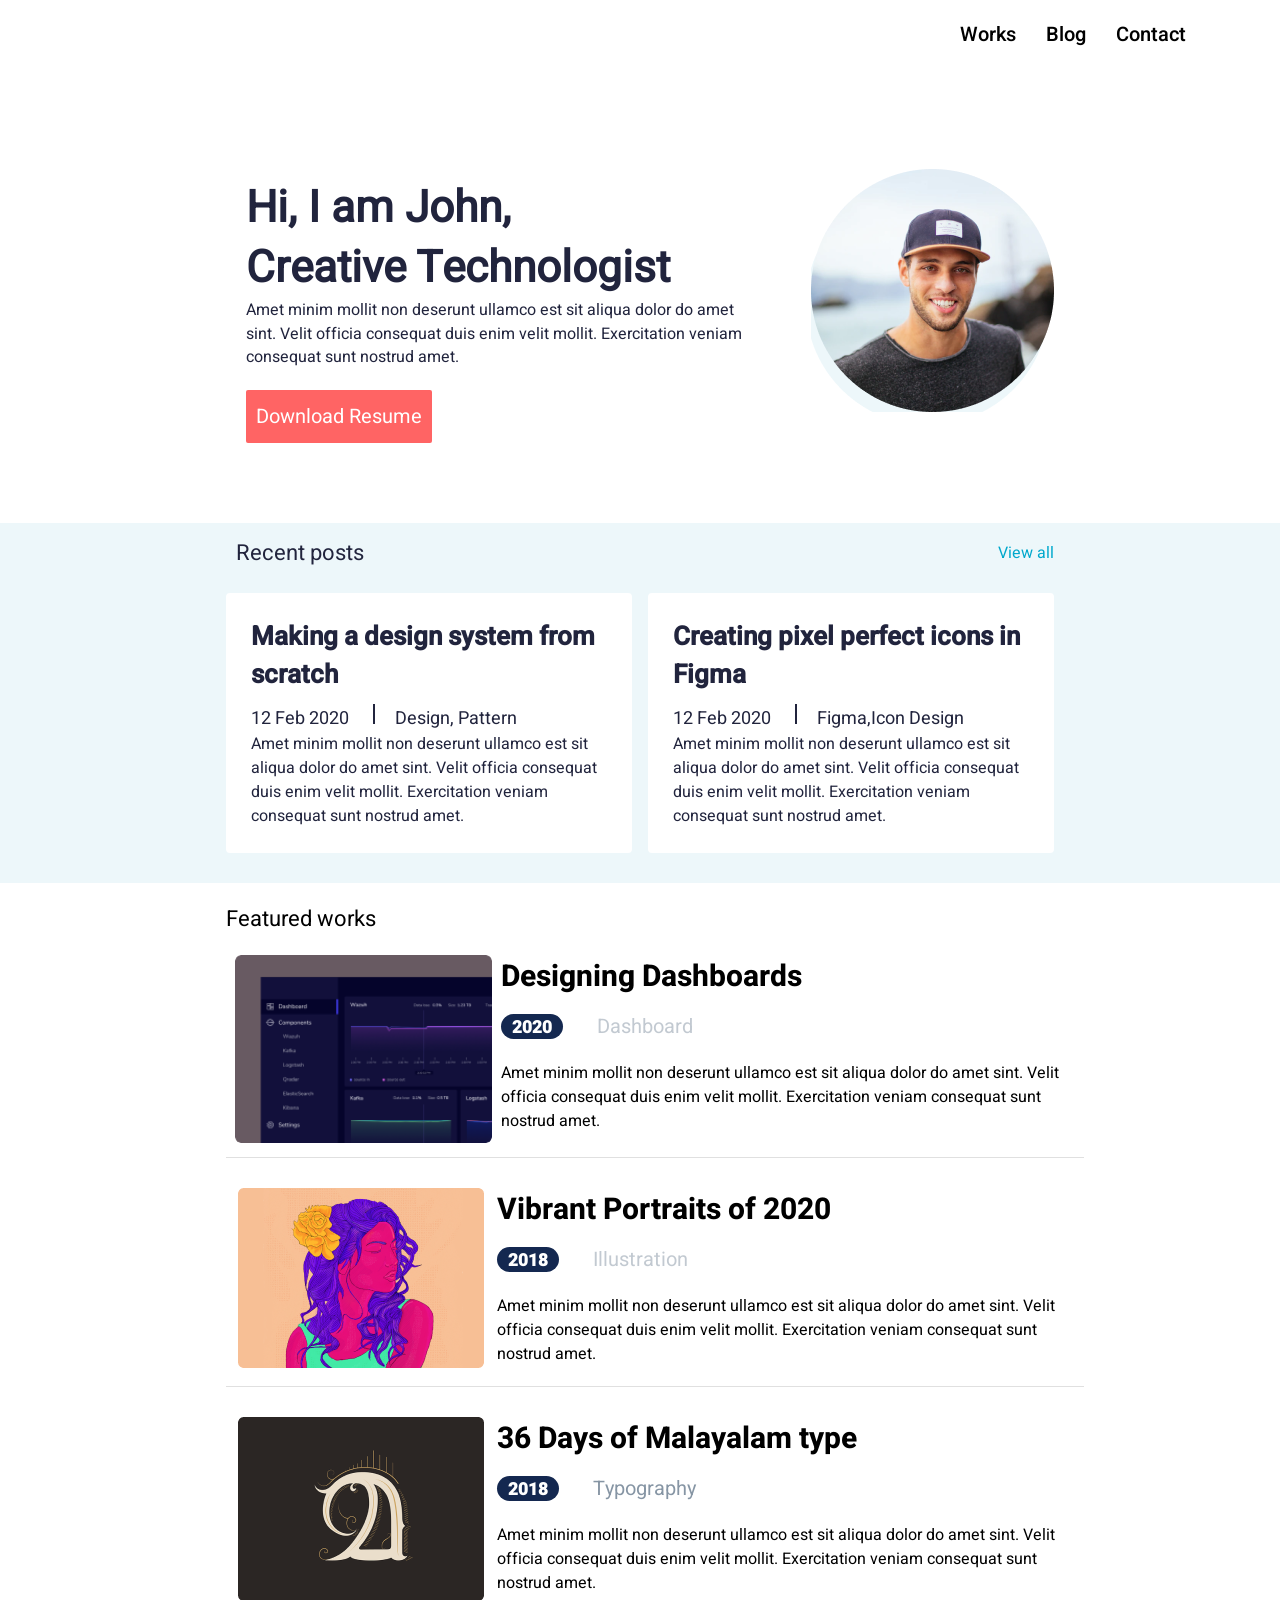
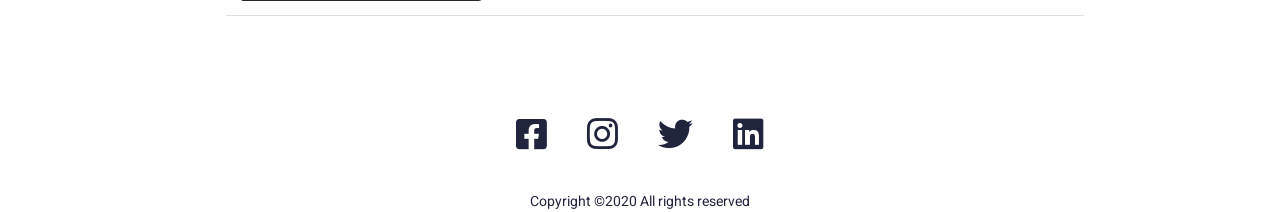
<file: index.html>
<!DOCTYPE html>
<html lang="en">

<head>
    <meta charset="UTF-8">
    <meta name="viewport" content="width=device-width, initial-scale=1.0">
    <title>Home</title>
    <link rel="stylesheet" href="css/style.css">
    <link rel="stylesheet" href="lib/fontawesome/css/all.min.css">
</head>

<body>

    <div class="homemenu">
        <ul>
            <li><a href="works.html">Works</a></li>
            <li><a href="Blog.html">Blog</a></li>
            <li><a href="">Contact</a></li>
        </ul>
    </div>
    <div class="container">
        <div class="home">
            <div class="heading">
                <h1>Hi, I am John,
                    <span>Creative Technologist</span>
                </h1>
                <p><span>Amet minim mollit non deserunt ullamco est sit aliqua dolor do amet</span>
                    <span>sint. Velit officia consequat duis enim velit mollit.
                        Exercitation veniam </span> <span>consequat sunt nostrud amet.</span>
                </p>
                <a href="">Download Resume</a>

            </div>

            <div class="headingimage">
                <img src="./images/Ellipse 1.png" alt="Ellipse">
            </div>

        </div>
    </div>

    <!-- second section html starts -->

    <div class="mainpost">
        <div class="container">


            <div class="toppost">
                <h4>Recent posts</h4>
                <a href="">View all</a>

            </div>

            <div class="whitesection">
                <div class="leftboxpost">
                    <h2>Making a design system from scratch</h2>
                    <h3>12 Feb 2020 </h3>
                    <h4>Design, Pattern</h4>
                    <p class="leftcontent"><span>Amet minim mollit non deserunt ullamco est sit</span>
                        <span>aliqua dolor do amet sint. Velit officia consequat</span>
                        <span>duis enim velit mollit. Exercitation veniam</span>
                        consequat sunt nostrud amet.
                    </p>
                </div>

                <div class="rightboxpost">
                    <h2>Creating pixel perfect icons in Figma</h2>
                    <h3>12 Feb 2020 </h3>
                    <h4>Figma,Icon Design</h4>
                    <p class="rightcontent"><span>Amet minim mollit non deserunt ullamco est sit</span>
                        <span>aliqua dolor do amet sint. Velit officia consequat</span>
                        <span>duis enim velit mollit. Exercitation veniam</span>
                        consequat sunt nostrud amet.
                    </p>

                </div>
            </div>
        </div>
    </div>

    <!-- Design Dashboard  -->
     <div class="container">
        
         <div class="dbdesign">
            <h3>Featured works</h3>
             <div class="designdashboard">

                <div class="designleft">
                    <img src="./images/Rectangle 30.png" alt="home">
                </div>

                <div class="designright">
                    <h2>Designing Dashboards</h2>
                    <h3>2020</h3>
                    <h4>Dashboard</h4>
                    <p><span> Amet minim mollit non deserunt ullamco est sit aliqua dolor do amet sint. Velit</span>
                        <span>officia consequat duis enim velit mollit. Exercitation veniam consequat sunt</span>
                        nostrud amet.
                    </p>
                </div>
            </div>
        </div> 
    </div>  

    <!-- vibrant section html starts -->

    <div class="container">
            <div class="vbdesign">

                <div class="vibrantleft">
                    <img src="./images/Rectangle 32.png" alt="vib">
                </div>


                <div class="vibrantright">
                    <h2>Vibrant Portraits of 2020</h2>
                    <h3>2018</h3>
                    <h4>Illustration</h4>
                    <p><span> Amet minim mollit non deserunt ullamco est sit aliqua dolor do amet sint. Velit</span>
                        <span>officia consequat duis enim velit mollit. Exercitation veniam consequat sunt</span>
                        nostrud amet.
                    </p>
                </div>
            </div>
        </div> 

    <!-- 36 Days of Malayalam type HTML starts-->

    <div class="container">
            <div class="mtdesign">

                <div class="mtdesignleft">
                    <img src="./images/Rectangle 34.png" alt="mtd">
                </div>


                <div class="mtdesignright">
                    <h2>36 Days of Malayalam type</h2>
                    <h3>2018</h3>
                    <h4>Typography</h4>
                    <p><span> Amet minim mollit non deserunt ullamco est sit aliqua dolor do amet sint. Velit</span>
                        <span>officia consequat duis enim velit mollit. Exercitation veniam consequat sunt</span>
                        nostrud amet.
                    </p>
                </div>
            </div>
            </div>
    </div> 

    <!-- footer html starts -->

    <footer>

        <div class="footericons">
            <ul>
                <li> <a href=""><i class="fa-brands fa-square-facebook"></i></a></li>
                <li> <a href=""><i class="fa-brands fa-instagram"></i></a></li>
                <li> <a href=""><i class="fa-brands fa-twitter"></i></a></li>
                <li> <a href=""><i class="fa-brands fa-linkedin"></i></a></li>
            </ul>

            <h4>Copyright ©2020 All rights reserved</h4>
        </div>
    </footer>

</body>

</html>
</file>
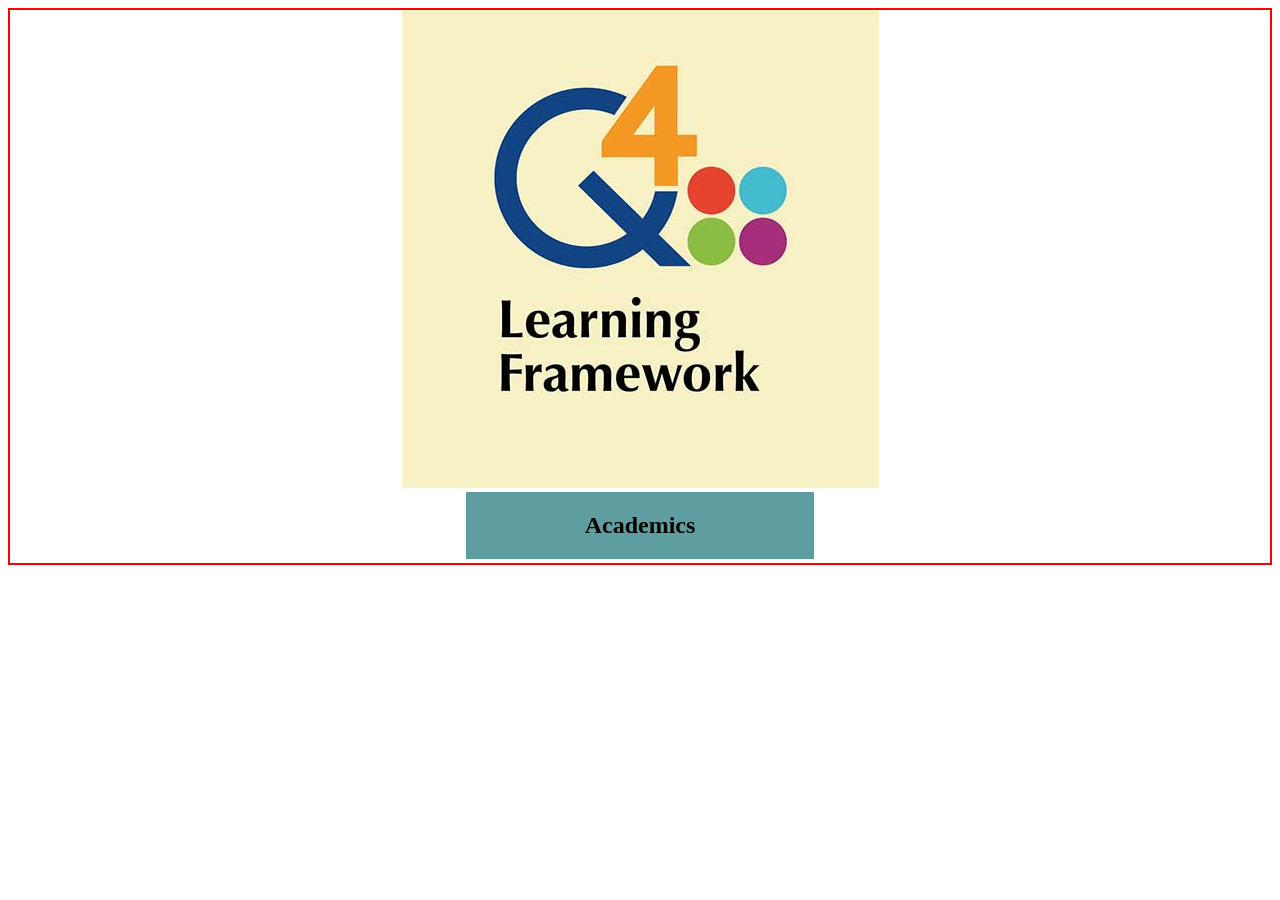
<file: animation.html>
<!DOCTYPE html>
<html lang="en">
<head>
    <meta charset="UTF-8">
    <meta name="viewport" content="width=device-width, initial-scale=1.0">
    <title>Document</title>
    <link rel="stylesheet" href="css/animation.css">
</head>
<body>
    <div class="container">
    <div class="animation">
        <div class="image">
            <img src="/images/GIGIS-Academic-Learning-Framework.jpg">
        </div>
    <div class="content">
        <h2>Academics</h2>
        <p><span>Unique learning frameworks for</span>
             holistic development.</p>
          <a href="">Read More</a>   
    </div>   


    </div>
</div>


</body>
</html>
</file>
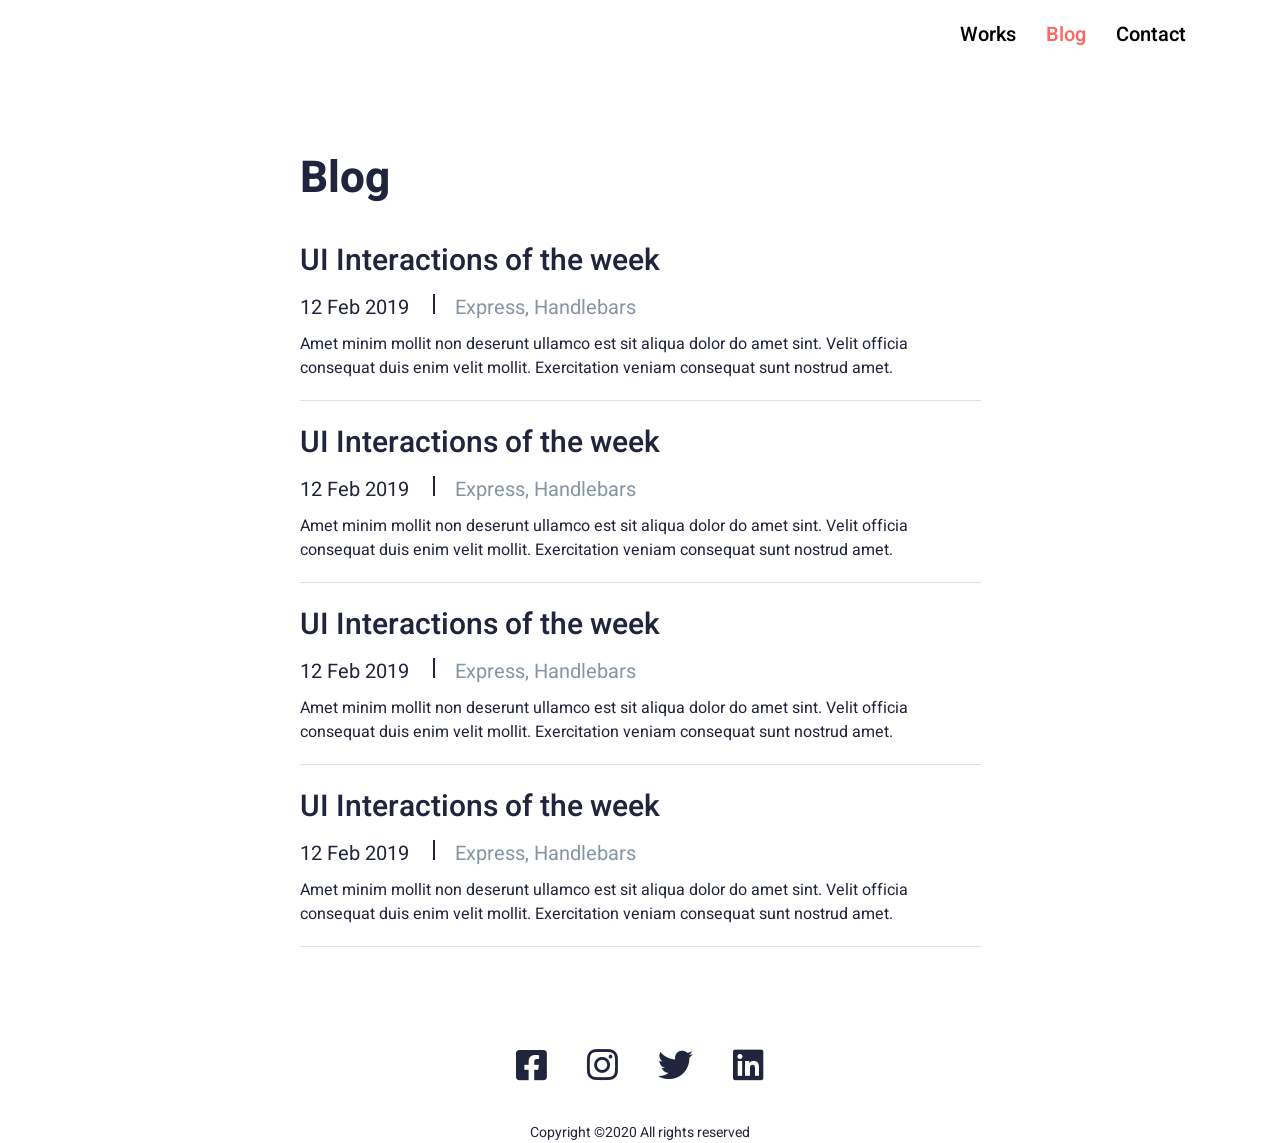
<file: Blog.html>
<!DOCTYPE html>
<html lang="en">
<head>
    <meta charset="UTF-8">
    <meta name="viewport" content="width=device-width, initial-scale=1.0">
    <title>Blog</title>
    <link rel="stylesheet" href="css/style.css">
    <link rel="stylesheet" href="lib/fontawesome/css/all.min.css">
</head>
<body>

    <div class="homemenu">
        <ul>
            <li><a href="works.html">Works</a></li>
            <li ><a class="bloglink" href="Blog.html">Blog</a></li>
            <li><a href="">Contact</a></li>
        </ul>
    </div>

    <div class="blogcontainer">
        <h1>Blog</h1>
        <div class="UIblog">
            <h2>UI Interactions of the week</h2>
            <h3>12 Feb 2019</h3>
            <h4>Express, Handlebars</h4>
            <p><span>Amet minim mollit non deserunt ullamco est sit aliqua dolor do amet sint. Velit officia</span>
                <span>consequat duis enim velit mollit. Exercitation veniam consequat sunt nostrud amet.</span>
            </p>
        </div>

        <div class="UIblog">
            <h2>UI Interactions of the week</h2>
            <h3>12 Feb 2019</h3>
            <h4>Express, Handlebars</h4>
            <p><span>Amet minim mollit non deserunt ullamco est sit aliqua dolor do amet sint. Velit officia</span>
                <span>consequat duis enim velit mollit. Exercitation veniam consequat sunt nostrud amet.</span>
            </p>
        </div>

        <div class="UIblog">
            <h2>UI Interactions of the week</h2>
            <h3>12 Feb 2019</h3>
            <h4>Express, Handlebars</h4>
            <p><span>Amet minim mollit non deserunt ullamco est sit aliqua dolor do amet sint. Velit officia</span>
                <span>consequat duis enim velit mollit. Exercitation veniam consequat sunt nostrud amet.</span>
            </p>
        </div>

        <div class="UIblog">
            <h2>UI Interactions of the week</h2>
            <h3>12 Feb 2019</h3>
            <h4>Express, Handlebars</h4>
            <p><span>Amet minim mollit non deserunt ullamco est sit aliqua dolor do amet sint. Velit officia</span>
                <span>consequat duis enim velit mollit. Exercitation veniam consequat sunt nostrud amet.</span>
            </p>
        </div>

        <footer>

            <div class="footericons">
                <ul>
                    <li> <a href=""><i class="fa-brands fa-square-facebook"></i></a></li>
                    <li> <a href=""><i class="fa-brands fa-instagram"></i></a></li>
                    <li> <a href=""><i class="fa-brands fa-twitter"></i></a></li>
                    <li> <a href=""><i class="fa-brands fa-linkedin"></i></a></li>
                </ul>
    
                <h4>Copyright ©2020 All rights reserved</h4>
            </div>
        </footer>




    </div>
    
</body>
</html>
</file>
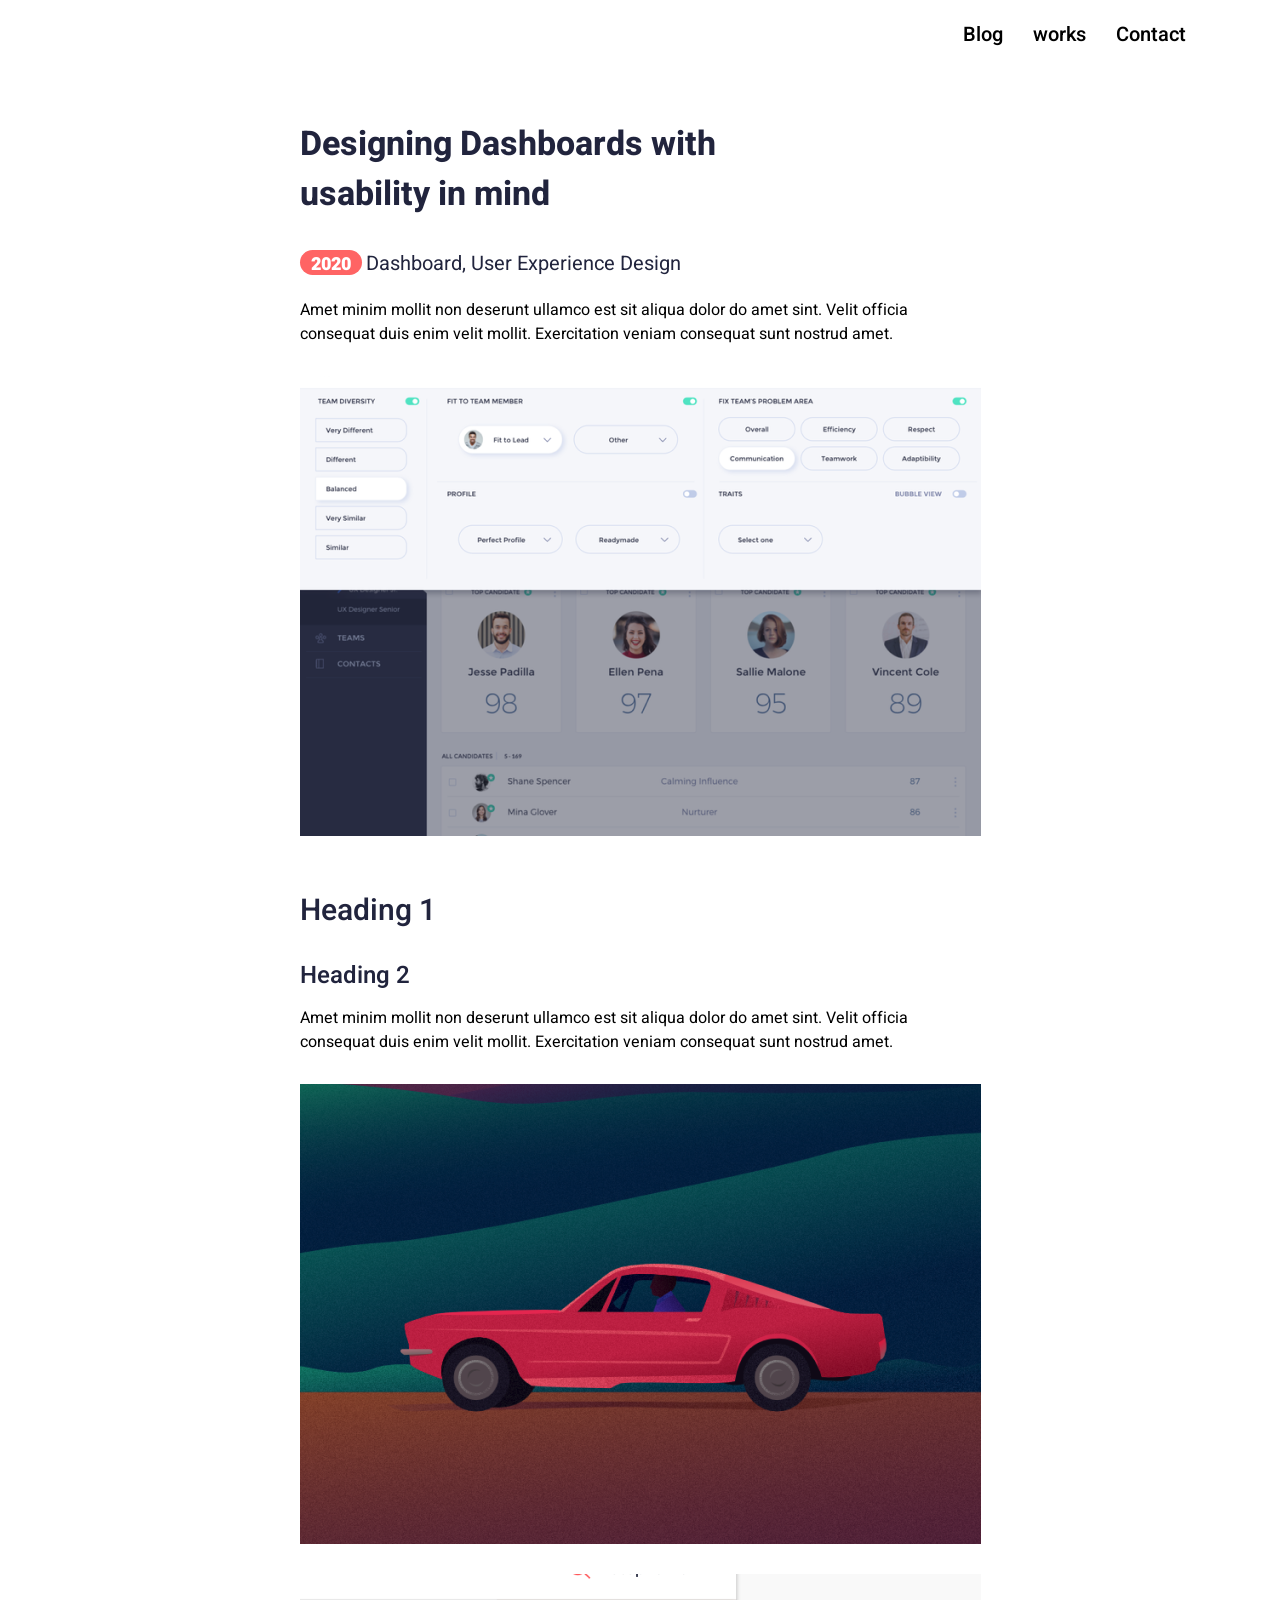
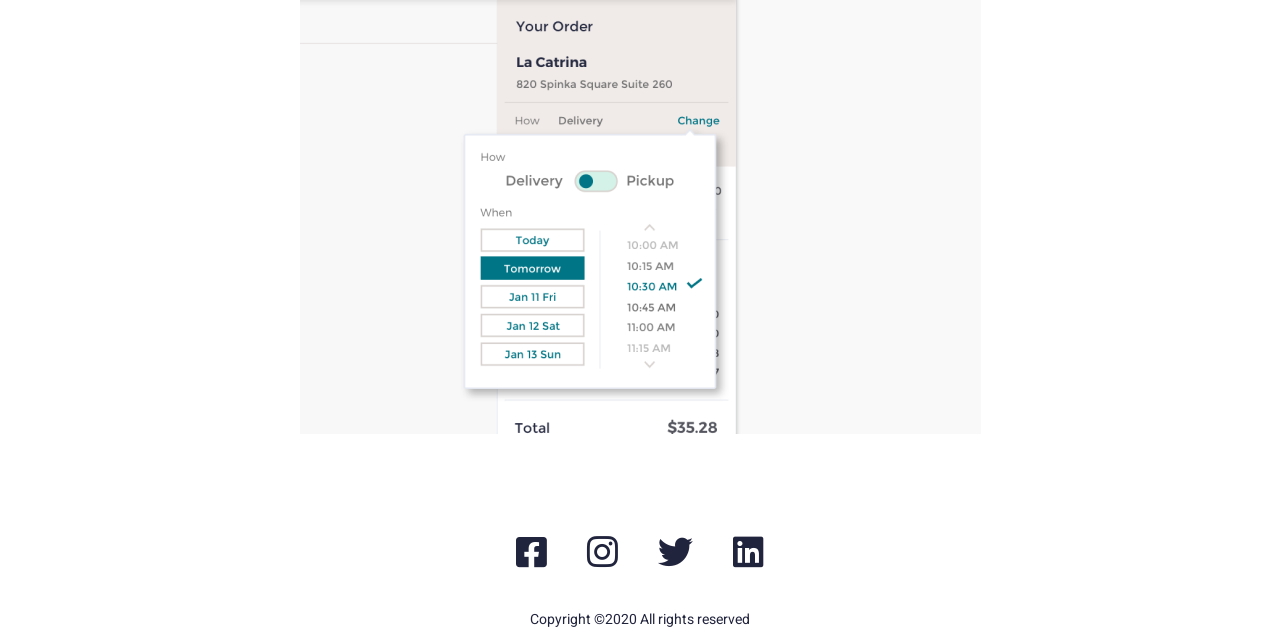
<file: workdetail.html>
<!DOCTYPE html>
<html lang="en">
<head>
    <meta charset="UTF-8">
    <meta name="viewport" content="width=device-width, initial-scale=1.0">
    <title>Workdetail</title>
    <link rel="stylesheet" href="css/style.css">
    <link rel="stylesheet" href="lib/fontawesome/css/all.min.css">
</head>
<body>
    <div class="homemenu">
        <ul>
            <li><a href="Blog.html">Blog</a></li>
            <li><a href="works.html">works</a></li>
            <li><a href="">Contact</a></li>
        </ul>
    </div>

    <div class="workdetailcontainer">
        <div class="firstpara">
            <h2><span>Designing Dashboards with </span>
            <span> usability in mind</span></h2>
            <h3>2020</h3>
            <h4>Dashboard, User Experience Design</h4>
            <p><span>Amet minim mollit non deserunt ullamco est sit aliqua dolor do amet sint. Velit officia </span>
            <span>consequat duis enim velit mollit. Exercitation veniam consequat sunt nostrud amet.</span></p>
            <img src="./images/Rectangle 4.png" alt="Rectangle4">

        </div>


        <div class="secondpara">

            <h2>Heading 1</h2>
            <h3> Heading 2</h3>
            <p><span>Amet minim mollit non deserunt ullamco est sit aliqua dolor do amet sint. Velit officia </span>
                <span>consequat duis enim velit mollit. Exercitation veniam consequat sunt nostrud amet.</span>
            </p>
            <img src="./images/Rectangle 5.png"alt="carrectangle">
            <img src="./images/Rectangle 6.png"alt="rectangle6">



        </div>
    </div>
    
      <!-- footer html starts -->

      <footer>

        <div class="footericons">
            <ul>
                <li> <a href=""><i class="fa-brands fa-square-facebook"></i></a></li>
                <li> <a href=""><i class="fa-brands fa-instagram"></i></a></li>
                <li> <a href=""><i class="fa-brands fa-twitter"></i></a></li>
                <li> <a href=""><i class="fa-brands fa-linkedin"></i></a></li>
            </ul>

            <h4>Copyright ©2020 All rights reserved</h4>
        </div>
    </footer>

</body>
</html>
</file>
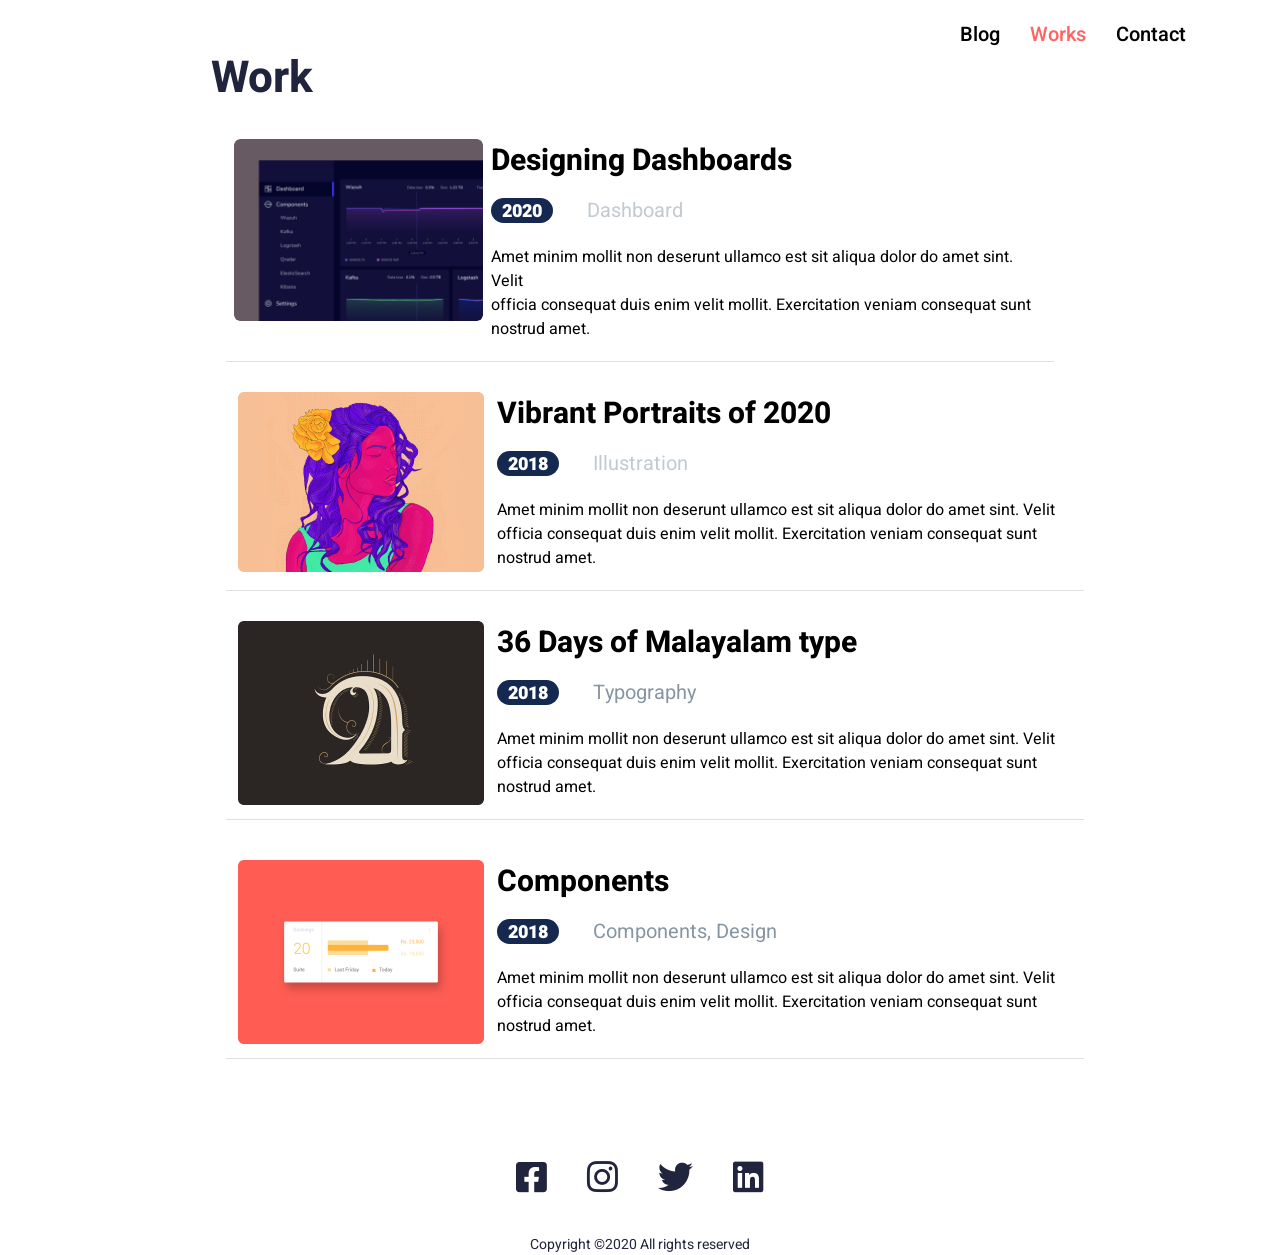
<file: works.html>
<!DOCTYPE html>
<html lang="en">

<head>
    <meta charset="UTF-8">
    <meta name="viewport" content="width=device-width, initial-scale=1.0">
    <title>Work</title>
    <link rel="stylesheet" href="css/style.css">
    <link rel="stylesheet" href="lib/fontawesome/css/all.min.css">
</head>

<body>
    <div class="homemenu">
        <ul>
            <li><a href="Blog.html">Blog</a></li>
            <li><a class="workslink" href="works.html">Works</a></li>
            <li><a href="">Contact</a></li>
        </ul>
    </div>

    <div class="workcontainer">
        <h1>Work</h1>

        <div class="container">


            <div class="designdashboard">

                <div class="designleft">
                    <img src="./images/Rectangle 30.png" alt="home">
                </div>


                <div class="designright">
                    <h2>Designing Dashboards</h2>
                    <h3>2020</h3>
                    <h4>Dashboard</h4>
                    <p><span> Amet minim mollit non deserunt ullamco est sit aliqua dolor do amet sint. Velit</span>
                        <span>officia consequat duis enim velit mollit. Exercitation veniam consequat sunt</span>
                        nostrud amet.
                    </p>
                </div>
            </div>

        </div>

        <!-- vibrant section html starts -->

        <div class="container">
            <div class="vbdesign">

                <div class="vibrantleft">
                    <img src="./images/Rectangle 32.png" alt="vib">
                </div>


                <div class="vibrantright">
                    <h2>Vibrant Portraits of 2020</h2>
                    <h3>2018</h3>
                    <h4>Illustration</h4>
                    <p><span> Amet minim mollit non deserunt ullamco est sit aliqua dolor do amet sint. Velit</span>
                        <span>officia consequat duis enim velit mollit. Exercitation veniam consequat sunt</span>
                        nostrud amet.
                    </p>
                </div>
            </div>
        </div>

        <!-- 36 Days of Malayalam type HTML starts-->

        <div class="container">
            <div class="mtdesign">

                <div class="mtdesignleft">
                    <img src="./images/Rectangle 34.png" alt="mtd">
                </div>


                <div class="mtdesignright">
                    <h2>36 Days of Malayalam type</h2>
                    <h3>2018</h3>
                    <h4>Typography</h4>
                    <p><span> Amet minim mollit non deserunt ullamco est sit aliqua dolor do amet sint. Velit</span>
                        <span>officia consequat duis enim velit mollit. Exercitation veniam consequat sunt</span>
                        nostrud amet.
                    </p>
                </div>
            </div>
        </div>

        <!-- components html starts -->

        <div class="container">
            <div class="cmpdesign">

                <div class="cmpdesignleft">
                    <img src="./images/Rectangle 40.png" alt="cmp">
                </div>


                <div class="cmpdesignright">
                    <h2>Components</h2>
                    <h3>2018</h3>
                    <h4>Components, Design</h4>
                    <p><span> Amet minim mollit non deserunt ullamco est sit aliqua dolor do amet sint. Velit</span>
                        <span>officia consequat duis enim velit mollit. Exercitation veniam consequat sunt</span>
                        nostrud amet.
                    </p>
                </div>
            </div>
        </div>
    </div>
    <!-- footer icon html starts -->
    <footer>

        <div class="footericons">
            <ul>
                <li> <a href=""><i class="fa-brands fa-square-facebook"></i></a></li>
                <li> <a href=""><i class="fa-brands fa-instagram"></i></a></li>
                <li> <a href=""><i class="fa-brands fa-twitter"></i></a></li>
                <li> <a href=""><i class="fa-brands fa-linkedin"></i></a></li>
            </ul>

            <h4>Copyright ©2020 All rights reserved</h4>
        </div>
    </footer>




</body>

</html>
</file>
<file: css/style.css>
* {
    box-sizing: border-box;
    margin: 0;
    padding: 0;
}

body {
    margin: 0;
}

@font-face {
    src: url("../fonts/Heebo-Regular.ttf") format("truetype");
    font-family: "Heebo-Regular"
}

@font-face {
    src: url("../fonts/Heebo-Light.ttf") format("truetype");
    font-family: "Heebo-Light"
}


@font-face {
    src: url("../fonts/Heebo-Bold.ttf") format("truetype");
    font-family: "Heebo-Bold"
}


@font-face {
    src: url("../fonts/Heebo-Black.ttf") format("truetype");
    font-family: "Heebo-Black"
}

@font-face {
    src: url("../fonts/Heebo-Medium.ttf") format("truetype");
    font-family: "Heebo-Medium"
}

@font-face {
    src: url("../fonts/Heebo-Thin.ttf") format("truetype");
    font-family: "Heebo-Thin"
}

@font-face {
    src: url("../fonts/Heebo-Black.ttf") format("truetype");
    font-family: "Heebo-Black"
}

.container {
    width: 858px;
    margin: 0 auto;
    padding: 0 15px;
    /* border: 2px solid red; */
}

.homemenu ul {
    list-style-type: none;
    display: flex;
    justify-content: end;
    padding-top: 20px;
    width: 95%;
}

.homemenu ul li:last-child {
    margin-right: 0;
}



.homemenu ul li a {
    text-decoration: none;
    font-size: 20px;
    font-weight: 500;
    font-family: "Heebo-Medium";
    color: #000000;
    margin-right: 30px;
}
.homemenu ul li  a.bloglink {
    color: #FF6464;
}

.homemenu ul li a.workslink  {
    color: #FF6464;
    
}


/* main content css strts */

.home {
    display: flex;
    flex-wrap: wrap;
    justify-content: space-between;
    padding-top: 60px;
    margin-bottom: 80px;
}

.heading {
    flex-basis: 70%;
    padding-top: 70px;
    padding-left: 20px;
}

.heading h1 {
    font-family: "Heebo-Regular";
    font-weight: 700;
    font-size: 44px;
    line-height: 60px;
    color: #21243D;
}

.heading p {
    font-family: "Heebo-Regular";
    font-weight: 400;
    font-size: 16px;
    line-height: 23.5px;
    color: #21243D;
    margin-bottom: 20px;
}

.heading p span,
.heading h1 span {
    display: inline-block;
}


.heading a {
    text-decoration: none;
    color: #ffffff;
    border-radius: 2px;
    background-color: #FF6464;
    padding: 12px 10px;
    font-family: "Heebo-Regular";
    font-size: 20px;
    font-weight: 500;
    display: inline-block;
    text-align: center;
}

.headingimage {


    flex-basis: 29%;
    padding-top: 60px;
}

/* second section starts */


.mainpost {
    background: #EDF7FA;


}

.toppost {
    display: flex;
    flex-wrap: wrap;
    justify-content: space-between;
    margin-bottom: 10px;

}

.toppost h4 {
    color: #21243D;
    font-family: "Heebo-Regular";
    font-size: 22px;
    font-weight: 400;
    line-height: 60px;
    margin-left: 10px;

}

.toppost a {
    color: #00A8CC;
    text-align: right;
    font-family: "Heebo-Regular";
    font-size: 16px;
    font-weight: 400;
    text-decoration: none;
    line-height: 60px;
}

.whitesection {
    display: flex;
    flex-wrap: wrap;
    justify-content: space-between;
    padding-bottom: 30px;
}

.leftboxpost {
    flex-basis: 49%;
}

.rightboxpost {

    flex-basis: 49%;

}

.leftboxpost {
    padding: 25px;
    border-radius: 4px;
    background-color: white;

}

.leftboxpost h2 {
    color: #21243D;
    font-family: "Heebo-Medium";
    font-size: 26px;
    font-weight: 700;
    margin-bottom: 10px;
}

.leftboxpost h3 {
    color: #21243D;
    font-family: "Heebo-Regular";
    font-size: 18px;
    font-style: normal;
    font-weight: 400;
    line-height: normal;
    display: inline-block;

}

.leftboxpost h4 {
    color: #21243D;
    font-family: "Heebo-Regular";
    font-size: 18px;
    font-style: normal;
    font-weight: 400;
    line-height: normal;
    display: inline-block;
}

.leftboxpost h4::before {
    content: " ";
    width: 2px;
    height: 20px;
    background-color: #21243D;
    display: inline-block;
    margin-right: 20px;
    margin-left: 20px;
}

p.leftcontent {
    color: #21243D;
    font-family: "Heebo-Regular";
    font-size: 16px;
    font-weight: 400;

}

.leftcontent p span {
    display: inline-block;
}

/* left box css ends */

/* rightbox css strts */



.rightboxpost {
    padding: 25px;
    border-radius: 4px;
    background-color: white;

}


.rightboxpost h2 {
    color: #21243D;
    font-family: "Heebo-Medium";
    font-size: 26px;
    font-weight: 700;
    margin-bottom: 10px;


}

.rightboxpost h3 {
    color: #21243D;
    font-family: "Heebo-Regular";
    font-size: 18px;
    font-style: normal;
    font-weight: 400;
    line-height: normal;
    display: inline-block;

}

.rightboxpost h4 {
    color: #21243D;
    font-family: "Heebo-Regular";
    font-size: 18px;
    font-style: normal;
    font-weight: 400;
    line-height: normal;
    display: inline-block;
}

.rightboxpost h4::before {
    content: " ";
    width: 2px;
    height: 20px;
    background-color: #21243D;
    display: inline-block;
    margin-right: 20px;
    margin-left: 20px;

}

p.rightcontent {
    color: #21243D;
    font-family: "Heebo-Regular";
    font-size: 16px;
    font-weight: 400;

}

.rightcontent p span {
    display: inline-block;
}


/* design dashboard css strats */

.designdashboard {

    display: flex;
    flex-wrap: wrap;
    justify-content: space-evenly;
    margin-bottom: 30px;
    border-bottom: 1px solid #E0E0E0;


}

.dbdesign {

    margin-bottom: 20px;
    width: 858px;
}

.dbdesign h3 {
    margin-top: 20px;
    font-family: "Heebo-Regular";
    font-size: 22px;
    font-weight: 400;
    margin-bottom: 20px;

}

.designleft img {
    border-radius: 6px;
    width: 100%;
    margin-bottom: 10px;

}

.designleft {
    flex-basis: 30%;
}

.designright {
    flex-basis: 67%;
}

.designright h2 {
    font-family: "Heebo-Bold";
    font-size: 30px;
    font-style: normal;
    font-weight: 700;
    margin-bottom: 10px;

}

.designright h3 {

    font-family: "Heebo-Black";
    font-size: 18px;
    font-weight: 900;
    display: inline-block;
    border-radius: 16px;
    background: #142850;
    color: #ffffff;
    width: 62px;
    height: 25px;
    text-align: center;
    margin-top: 5px;
}

.designright h4 {
    display: inline-block;
    font-family: "Heebo-Regular";
    font-size: 20px;
    font-weight: 400;
    opacity: 0.5;
    color: #8695A4;
    margin-left: 30px;
    margin-bottom: 20px;
}

.designright p {
    font-family: "Heebo-regular";
    font-size: 16px;
    font-weight: 400;
    line-height: normal;
    margin-bottom: 20px;
}

.designright p span {
    display: inline-block;
}

/* design dashboard css ends */

/* vibrant  css strats */


.vbdesign {

    display: flex;
    flex-wrap: wrap;
    justify-content: space-evenly;
    border-bottom: 1px solid #E0E0E0;
    margin-bottom: 30px;
    width: 858px;

}

.vibrantleft img {

    flex-basis: 30%;
    width: 100%;
    margin-bottom: 10px;
}

.vibrantright {
    flex-basis: 67%;
}

.vibrantright h2 {
    font-family: "Heebo-Bold";
    font-size: 30px;
    font-style: normal;
    font-weight: 700;
    margin-bottom: 10px;
}

.vibrantright h3 {
    font-family: "Heebo-Black";
    font-size: 18px;
    font-weight: 900;
    display: inline-block;
    border-radius: 16px;
    background: #142850;
    color: #ffffff;
    width: 62px;
    height: 25px;
    text-align: center;
    margin-top: 5px;
}

.vibrantright h4 {
    display: inline-block;
    font-family: "Heebo-Regular";
    font-size: 20px;
    font-weight: 400;
    opacity: 0.5;
    color: #8695A4;
    margin-left: 30px;
    margin-bottom: 20px;
}

.vibrantright p {
    font-family: "Heebo-regular";
    font-size: 16px;
    font-weight: 400;
    line-height: normal;
    margin-bottom: 20px;
}

.vibrantright p span {
    display: inline-block;

}

/* vibrant  css ends */

/* 36 Days of Malayalam type  section starts*/

.mtdesign {

    display: flex;
    flex-wrap: wrap;
    justify-content: space-evenly;
    border-bottom: 1px solid #E0E0E0;
    margin-bottom: 40px;
    width: 858px;

}

.mtdesignleft img {

    flex-basis: 30%;
    width: 100%;
    margin-bottom: 10px;

}

.mtdesignright {
    flex-basis: 67%;
}

.mtdesignright h2 {
    font-family: "Heebo-Bold";
    font-size: 30px;
    font-style: normal;
    font-weight: 700;
    margin-bottom: 10px;
}

.mtdesignright h3 {
    font-family: "Heebo-Black";
    font-size: 18px;
    font-weight: 900;
    display: inline-block;
    border-radius: 16px;
    background: #142850;
    color: #ffffff;
    width: 62px;
    height: 25px;
    text-align: center;
    margin-top: 5px;
}

.mtdesignright h4 {
    display: inline-block;
    font-family: "Heebo-Regular";
    font-size: 20px;
    font-weight: 400;
    color: #8695A4;
    margin-left: 30px;
    margin-bottom: 20px;
}

.mtdesignright p {
    font-family: "Heebo-regular";
    font-size: 16px;
    font-weight: 400;
    line-height: normal;
    margin-bottom: 20px;
}

.mtdesignright p span {
    display: inline-block;

}

/* footer html section starts */



.footericons ul {
    display: flex;
    list-style-type: none;
    justify-content: center;
    margin-top: 100px;
    margin-bottom: 35px;
}

.footericons ul li {
    margin-right: 40px;
}

.footericons ul li:last-child {
    margin-right: 0;
}

.footericons ul li a {
    display: inline-block;
    font-size: 35px;
    color: #21243D;

}

.footericons h4 {
    color: #21243D;
    text-align: center;
    font-family: "Heebo-Regular";
    font-size: 14px;
    font-style: normal;
    font-weight: 400;
    line-height: normal;
}


.blogcontainer {
    width: 681px;
    margin: 0 auto;
    /* border: 2px solid red; */
}


.blogcontainer h1 {
    color: #21243D;
    font-family: "Heebo-Bold";
    font-size: 44px;
    font-style: normal;
    font-weight: 700;
    line-height: 60px;
    margin-top: 100px;
    margin-bottom: 30px;
}

.UIblog {
    border-bottom: 1px solid #E0E0E0;

}

.UIblog h2 {
    color: #21243D;
    font-family: "Heebo-Medium";
    font-size: 30px;
    font-style: normal;
    font-weight: 500;
    line-height: normal;
    margin-top: 20px;
    margin-bottom: 10px;
}

.UIblog h3 {
    color: #21243D;
    font-family: "Heebo-Regular";
    font-size: 20px;
    font-style: normal;
    font-weight: 400;
    line-height: normal;
    display: inline;

}

.UIblog h4 {
    color: #8695A4;
    font-family: "Heebo-Regular";
    font-size: 20px;
    font-style: normal;
    font-weight: 400;
    line-height: normal;
    display: inline-block;
    margin-bottom: 10px;


}

.UIblog h4::before {
    content: " ";
    width: 2px;
    height: 20px;
    background-color: #21243D;
    display: inline-block;
    margin-right: 20px;
    margin-left: 20px;
}

.UIblog p {
    color: #21243D;
    font-family: "Heebo-Regular";
    font-size: 16px;
    font-style: normal;
    font-weight: 400;
    line-height: normal;
    margin-bottom: 20px;
}

.UIblog p span {
    display: inline;
}

/* work page css starts */
.workcontainer {

    width: 858px;
    margin: 0 auto;
}





.workcontainer h1 {
    color: #21243D;
    font-family: "Heebo-Bold";
    font-size: 44px;
    font-style: normal;
    font-weight: 900;
    line-height: 60px;
    margin-bottom: 30px;
}

.cmpdesign {

    display: flex;
    flex-wrap: wrap;
    justify-content: space-evenly;
    border-bottom: 1px solid #E0E0E0;
    margin-bottom: 40px;
    width: 858px;

}

.cmpdesignleft img {


    flex-basis: 30%;
    width: 100%;
    margin-bottom: 10px;

}

.cmpdesignright {
    flex-basis: 67%;
}

.cmpdesignright h2 {
    font-family: "Heebo-Bold";
    font-size: 30px;
    font-style: normal;
    font-weight: 700;
    margin-bottom: 10px;
}

.cmpdesignright h3 {
    font-family: "Heebo-Black";
    font-size: 18px;
    font-weight: 900;
    display: inline-block;
    border-radius: 16px;
    background: #142850;
    color: #ffffff;
    width: 62px;
    height: 25px;
    text-align: center;
    margin-top: 5px;
}

.cmpdesignright h4 {
    display: inline-block;
    font-family: "Heebo-Regular";
    font-size: 20px;
    font-weight: 400;
    color: #8695A4;
    margin-left: 30px;
    margin-bottom: 20px;
}

.cmpdesignright p {
    font-family: "Heebo-regular";
    font-size: 16px;
    font-weight: 400;
    line-height: normal;
    margin-bottom: 15px;
}

.cmpdesignright p span {
    display: inline-block;

}

/* work page css ends */

/* workdetail css starts */

.firstpara h2 {
    color: #21243D;
    font-family: "Heebo-Bold";
    font-size: 34px;
    font-style: normal;
    font-weight: 700;
    padding-top: 70px;
    padding-bottom: 10px;
    margin-bottom: 20px;

}

.firstpara h2 span {
    display: block;
}

.firstpara h3 {
    color: #ffffff;
    font-family: "Heebo-Black";
    font-size: 18px;
    font-style: normal;
    font-weight: 900;
    line-height: 30px;
    border-radius: 16px;
    display: inline-block;
    background: #FF6464;
    text-align: center;
    width: 62px;
    height: 25px;
}

.firstpara h4 {

    color: #21243D;
    font-family: "Heebo-Regular";
    font-size: 20px;
    font-style: normal;
    font-weight: 400;
    line-height: normal;
    display: inline-block;
    margin-bottom: 20px;
}

.firstpara p {
    color: #000;
    font-family: "Heebo-Regular";
    font-size: 16px;
    font-style: normal;
    font-weight: 400;
    line-height: normal;
    margin-bottom: 30px;
}

.firstpara p span {
    display: inline-block;
}

.firstpara img {
    width: 100%;
    margin-bottom: 45px;
    display: block;
}


.secondpara h2 {
    color: #21243D;
    font-family: "Heebo-Medium";
    font-size: 30px;
    font-style: normal;
    font-weight: 500;
    line-height: 60px;
    margin-bottom: 5px;
}

.secondpara h3 {

    color: #21243D;
    font-family: "Heebo-Medium";
    font-size: 24px;
    font-style: normal;
    font-weight: 500;
    line-height: 60px;

}

.secondpara p {
    color: #000;
    font-family: "Heebo-Regular";
    font-size: 16px;
    font-style: normal;
    font-weight: 400;
    line-height: normal;
    margin-bottom: 30px;
}


.secondpara p span {
    display: inline-block;
}

.secondpara img {
    width: 100%;
    margin-bottom: 30px;
    display: block;
}


.workdetailcontainer {
    width: 681px;
    margin: 0 auto;
    /* border: 2px solid red; */
}

@media (max-width:576px) {



    .container {
        width: 100%;
    }

    .home {
        flex-direction: column-reverse;
        text-align: center;
        width: 100%;

    }

    .home .heading {
        flex-basis: 100%;
    }


    .headingimage {
        flex-basis: 100%;

    }

    .homemenu {
        display: none;
    }

    .designdashboard {
        width: 100%;
    }

    .toppost a {
        display: none;
    }

    .toppost {
        justify-content: center;

    }


    .leftboxpost {
        flex-basis: 100%;
    }

    .rightboxpost {
        flex-basis: 100%;
    }


    .dbdesign {
        width: 100%;
        padding: 0 15px;
    }

    .dbdesign h3 {
        text-align: center;
    }

    .designleft {
        flex-basis: 100%;
        width: 100%;
    }

    .designright {
        flex-basis: 100%;
    }

    .designleft img {
        width: 100%;

    }

    .designright p span {
        display: inline;

    }

    .vbdesign {
        display: none;
    }

    .mtdesign {
        display: none;
    }

    .blogcontainer {
        width: 100%;
        padding: 20px 30px;
    }

    .workcontainer {
        width: 100%;
        padding: 0 10px;
    }

    .cmpdesign {
        width: 100%;
    }

    .cmpdesignleft {
        flex-basis: 100%;

    }

    .cmpdesignright {
        flex-basis: 100%;
    }

    .cmpdesignright p span {
        display: inline;

    }

    .workdetailcontainer {
        width: 100%;
        padding: 0 15px;
    }

    .workdetailcontainer p span {
        display: inline;
    }
}
</file>
<file: css/animation.css>
/* img{
    display: block;
    margin:0 auto;
        
    
}

img:hover{
    cursor: pointer;
    transform:scale(0.5);
    transition:all 2s ease-in 5s;
} 
h1:hover{
    cursor: pointer;
}
h1{
    animation-name: textcolorchange;
    animation-duration: 5s;
    animation-timing-function: linear;
    animation-delay: 2s;
    animation-iteration-count: 3;
}

@keyframes textcolorchange{
    from{
        color: brown;
    }

    to{
       color: blue;
    } 
 */
.container{
   border: 2px solid red;
   text-align: center;
  
}


 .content{
     background-color: cadetblue;
     display: inline-block;
     height: 67px;
     overflow: hidden;
     

 }

 .content a{
    text-decoration: none;
    color:#000000;
 }

 .image img:hover{

    cursor: pointer;
    transition: all 2s linear 4s ;
    
 }


 .image img:hover{
    animation-name: imagechange;
    animation-duration: 5s;
    animation-delay: 2s;
    animation-timing-function: linear;
    animation-iteration-count: 2;
    
 }
</file>
